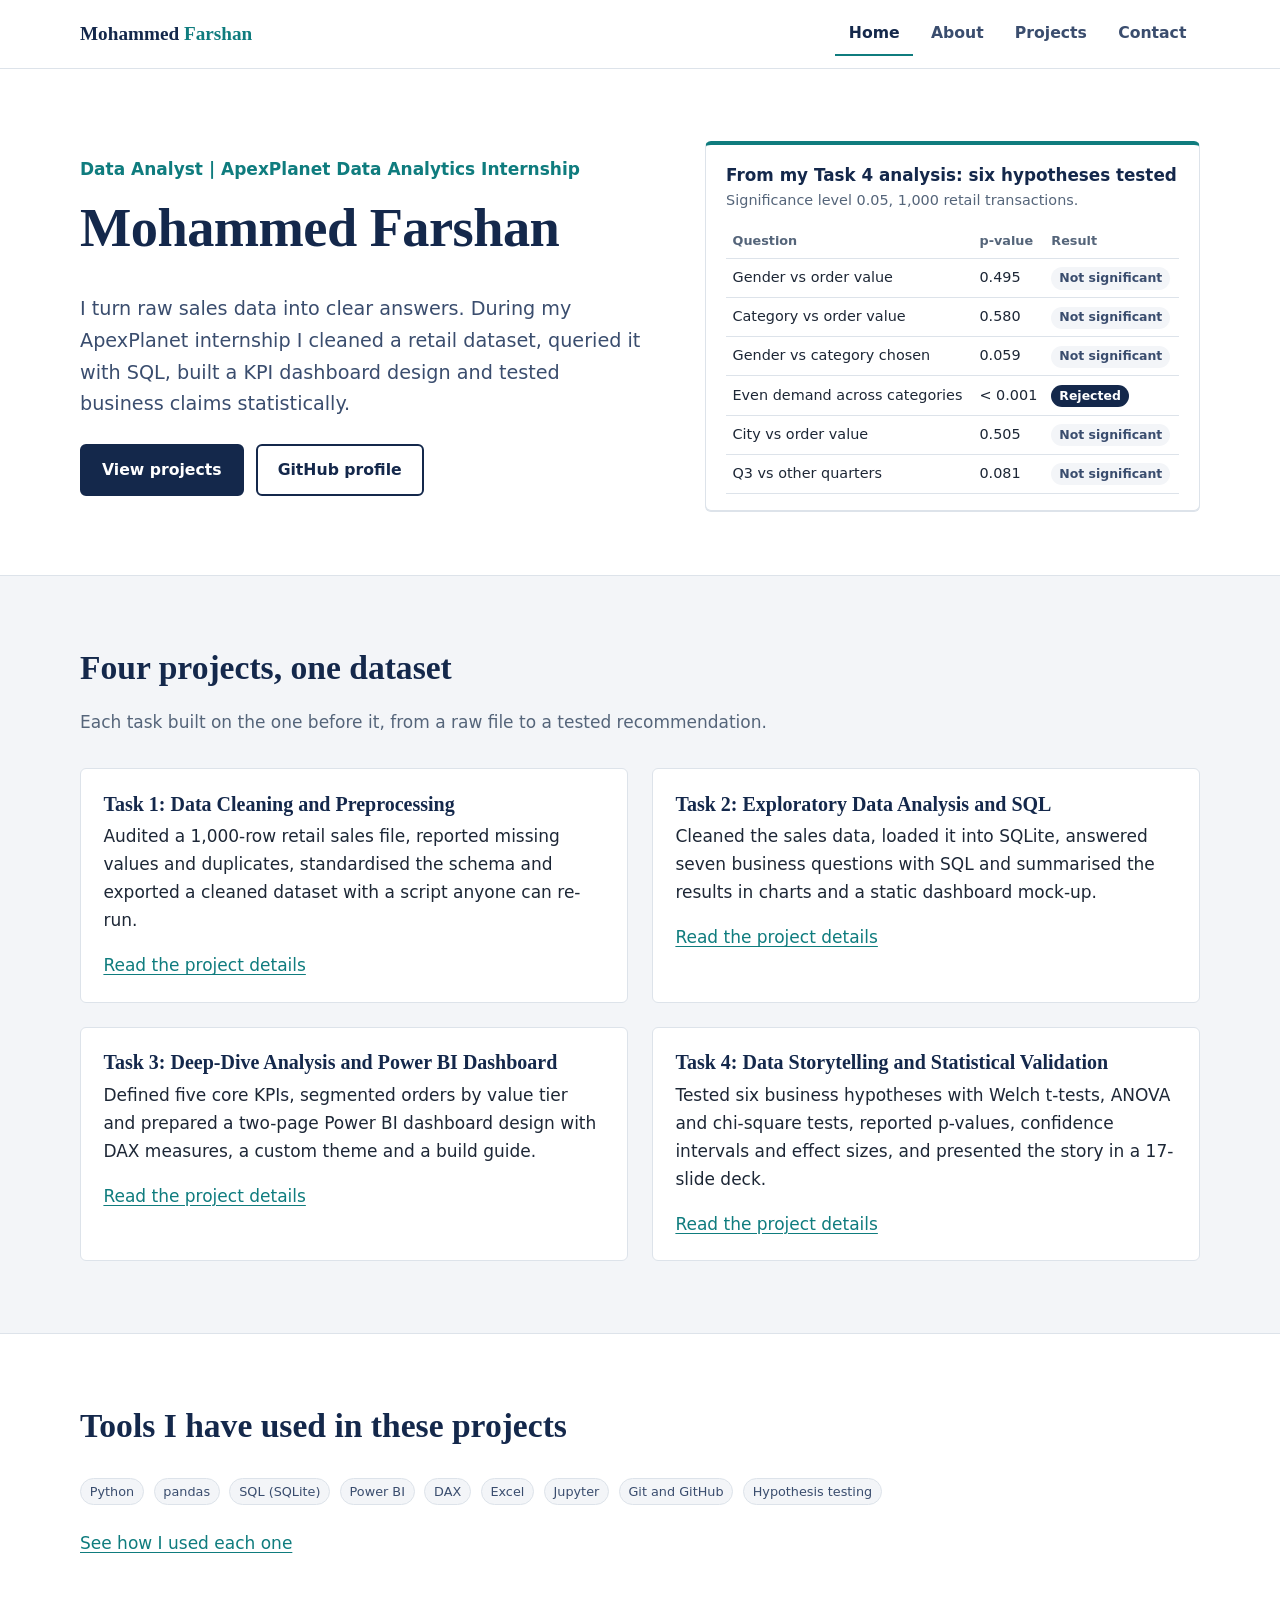
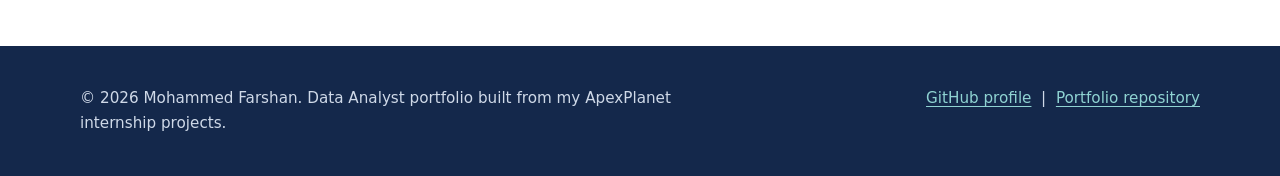
<file: Data-Analyst-Internship-Portfolio/docs/index.html>
<!DOCTYPE html>
<html lang="en">
<head>
<meta charset="utf-8">
<meta name="viewport" content="width=device-width, initial-scale=1">
<title>Mohammed Farshan | Data Analyst Portfolio</title>
<meta name="description" content="Data Analyst portfolio of Mohammed Farshan: four ApexPlanet internship projects covering data cleaning, SQL, Power BI and statistical validation.">
<meta name="author" content="Mohammed Farshan">
<link rel="icon" href="assets/icons/favicon.svg" type="image/svg+xml">
<meta property="og:type" content="website">
<meta property="og:title" content="Mohammed Farshan | Data Analyst Portfolio">
<meta property="og:description" content="Data Analyst portfolio of Mohammed Farshan: four ApexPlanet internship projects covering data cleaning, SQL, Power BI and statistical validation.">
<meta property="og:url" content="https://farshan123.github.io/Data-Analyst-Internship-Portfolio/index.html">
<meta property="og:image" content="https://farshan123.github.io/Data-Analyst-Internship-Portfolio/assets/images/og-banner.png">
<meta property="og:image:alt" content="Data Analyst Portfolio banner for Mohammed Farshan">
<meta name="twitter:card" content="summary_large_image">
<link rel="stylesheet" href="css/style.css">
</head>
<body>
<a class="skip" href="#main">Skip to main content</a>
<!-- NOTE: the header and footer are repeated in each of the four pages. If you change them, change all four. -->
<header class="site-header">
  <div class="wrap nav">
    <a class="brand" href="index.html">Mohammed <span>Farshan</span></a>
    <button class="nav-toggle" aria-expanded="false" aria-controls="nav-links">Menu</button>
    <nav aria-label="Main navigation"><ul class="nav-links" id="nav-links"><li><a href="index.html">Home</a></li><li><a href="about.html">About</a></li><li><a href="projects.html">Projects</a></li><li><a href="contact.html">Contact</a></li></ul></nav>
  </div>
</header>
<main id="main">

<section class="hero">
  <div class="wrap hero-grid">
    <div>
      <p class="role">Data Analyst | ApexPlanet Data Analytics Internship</p>
      <h1>Mohammed Farshan</h1>
      <p class="lede">I turn raw sales data into clear answers. During my ApexPlanet internship I cleaned a retail dataset, queried it with SQL, built a KPI dashboard design and tested business claims statistically.</p>
      <div class="btn-row">
        <a class="btn" href="projects.html">View projects</a>
        <a class="btn ghost" href="https://github.com/Farshan123" rel="noopener">GitHub profile</a>
      </div>
      <!-- TODO-LINKEDIN: when you have a LinkedIn URL, add: <a class="btn ghost" href="YOUR_LINKEDIN_URL" rel="noopener">LinkedIn</a> -->
      <!-- TODO-RESUME: when you have an approved resume PDF, put it in docs/assets/ and add: <a class="btn ghost" href="assets/Resume.pdf" download>Download resume</a> -->
    </div>
    <aside class="evidence" aria-labelledby="ev-title">
      <h2 id="ev-title">From my Task 4 analysis: six hypotheses tested</h2>
      <p class="small" style="margin:0">Significance level 0.05, 1,000 retail transactions.</p>
      <table>
        <thead><tr><th scope="col">Question</th><th scope="col">p-value</th><th scope="col">Result</th></tr></thead>
        <tbody>
          <tr><td>Gender vs order value</td><td class="num">0.495</td><td><span class="pill">Not significant</span></td></tr>
          <tr><td>Category vs order value</td><td class="num">0.580</td><td><span class="pill">Not significant</span></td></tr>
          <tr><td>Gender vs category chosen</td><td class="num">0.059</td><td><span class="pill">Not significant</span></td></tr>
          <tr><td>Even demand across categories</td><td class="num">&lt; 0.001</td><td><span class="pill sig">Rejected</span></td></tr>
          <tr><td>City vs order value</td><td class="num">0.505</td><td><span class="pill">Not significant</span></td></tr>
          <tr><td>Q3 vs other quarters</td><td class="num">0.081</td><td><span class="pill">Not significant</span></td></tr>
        </tbody>
      </table>
    </aside>
  </div>
</section>

<section class="band" aria-labelledby="path-h">
  <div class="wrap">
    <div class="section-head"><h2 id="path-h">Four projects, one dataset</h2>
    <p>Each task built on the one before it, from a raw file to a tested recommendation.</p></div>
    <div class="grid two">
      <article class="card"><h3>Task 1: Data Cleaning and Preprocessing</h3><p>Audited a 1,000-row retail sales file, reported missing values and duplicates, standardised the schema and exported a cleaned dataset with a script anyone can re-run.</p><p style="margin:0"><a href="projects.html#task-1">Read the project details</a></p></article>
      <article class="card"><h3>Task 2: Exploratory Data Analysis and SQL</h3><p>Cleaned the sales data, loaded it into SQLite, answered seven business questions with SQL and summarised the results in charts and a static dashboard mock-up.</p><p style="margin:0"><a href="projects.html#task-2">Read the project details</a></p></article>
      <article class="card"><h3>Task 3: Deep-Dive Analysis and Power BI Dashboard</h3><p>Defined five core KPIs, segmented orders by value tier and prepared a two-page Power BI dashboard design with DAX measures, a custom theme and a build guide.</p><p style="margin:0"><a href="projects.html#task-3">Read the project details</a></p></article>
      <article class="card"><h3>Task 4: Data Storytelling and Statistical Validation</h3><p>Tested six business hypotheses with Welch t-tests, ANOVA and chi-square tests, reported p-values, confidence intervals and effect sizes, and presented the story in a 17-slide deck.</p><p style="margin:0"><a href="projects.html#task-4">Read the project details</a></p></article>
    </div>
  </div>
</section>

<section aria-labelledby="skills-h">
  <div class="wrap">
    <div class="section-head"><h2 id="skills-h">Tools I have used in these projects</h2></div>
    <ul class="tags" style="gap:.6rem"><li>Python</li><li>pandas</li><li>SQL (SQLite)</li><li>Power BI</li><li>DAX</li><li>Excel</li><li>Jupyter</li><li>Git and GitHub</li><li>Hypothesis testing</li></ul>
    <p style="margin-top:1.5rem"><a href="about.html#skills">See how I used each one</a></p>
  </div>
</section>

</main>
<footer class="site-footer">
  <div class="wrap">
    <p>&copy; <span id="year">2026</span> Mohammed Farshan. Data Analyst portfolio built from my ApexPlanet internship projects.</p>
    <p><a href="https://github.com/Farshan123" rel="noopener">GitHub profile</a> &nbsp;|&nbsp; <a href="https://github.com/Farshan123/Data-Analyst-Internship-Portfolio" rel="noopener">Portfolio repository</a></p>
  </div>
</footer>
<button id="back-to-top" aria-label="Back to top">&uarr;</button>
<script src="js/script.js"></script>
</body>
</html>
</file>
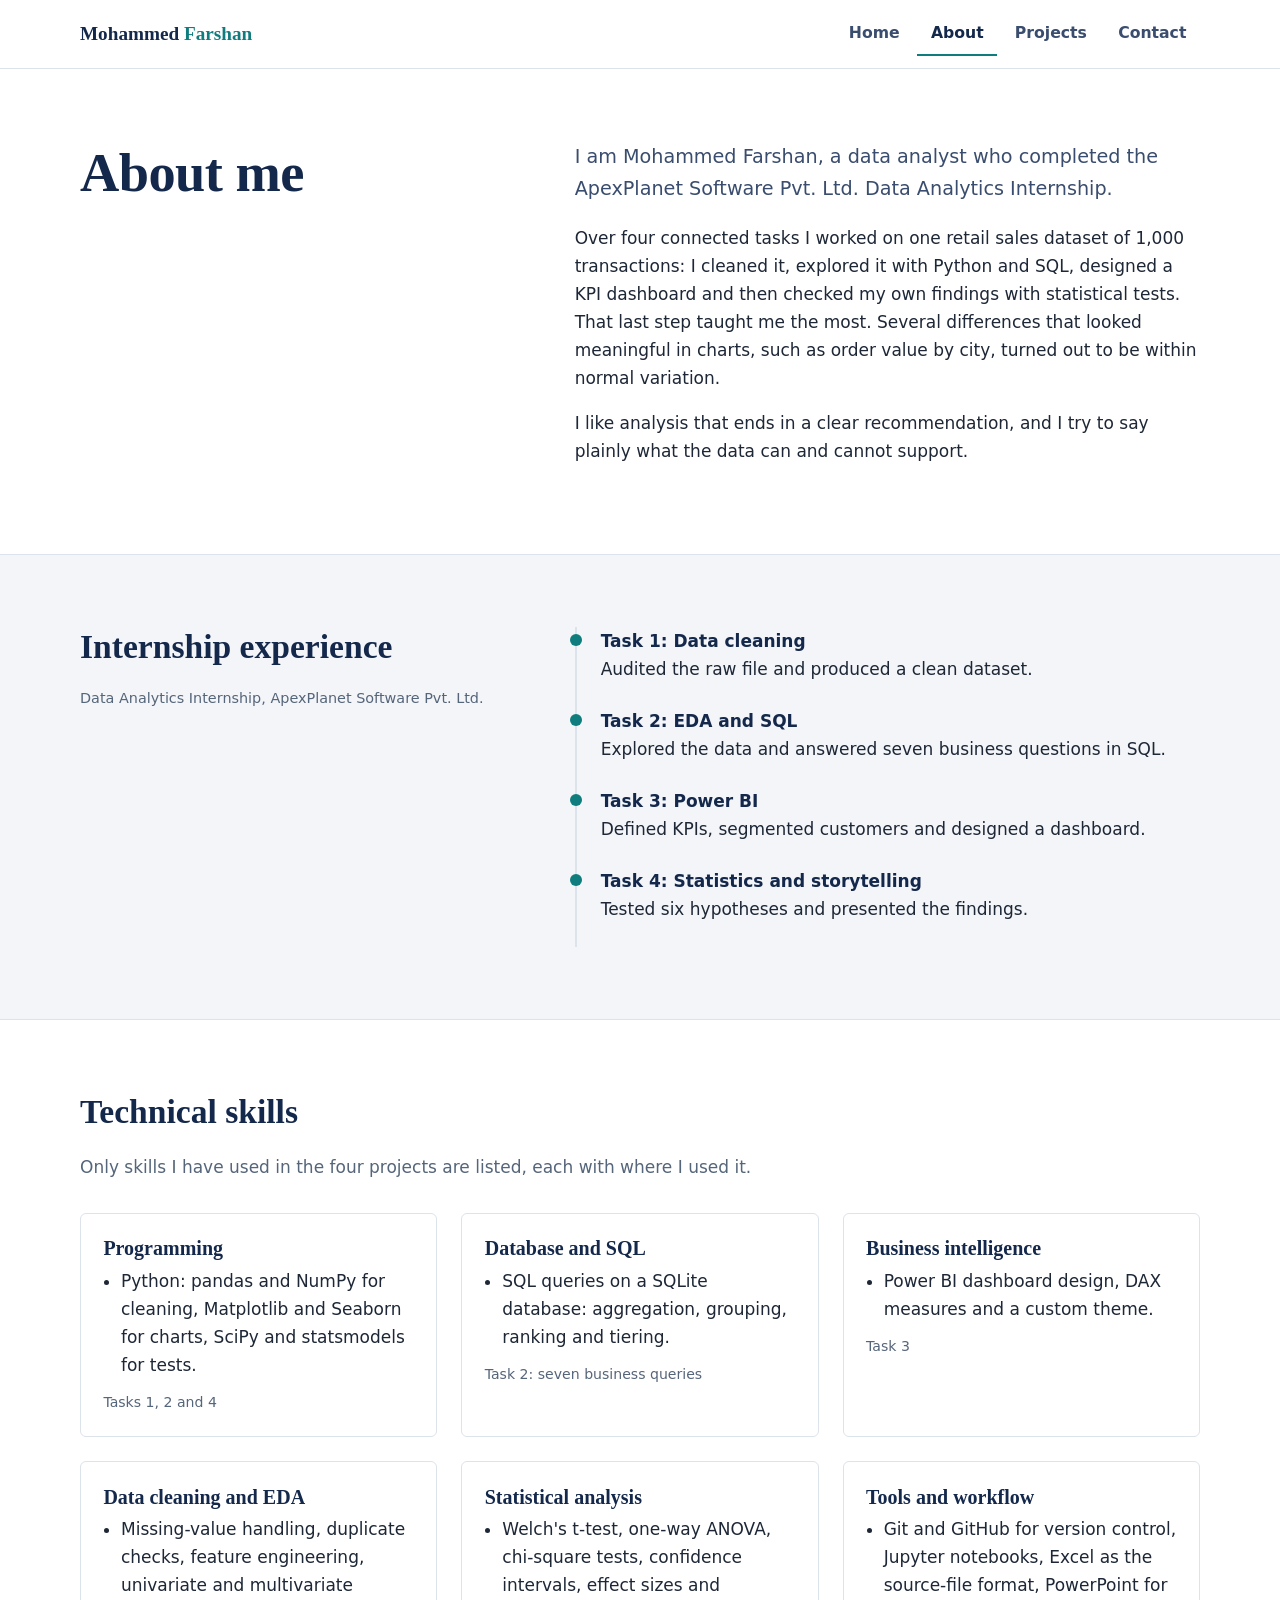
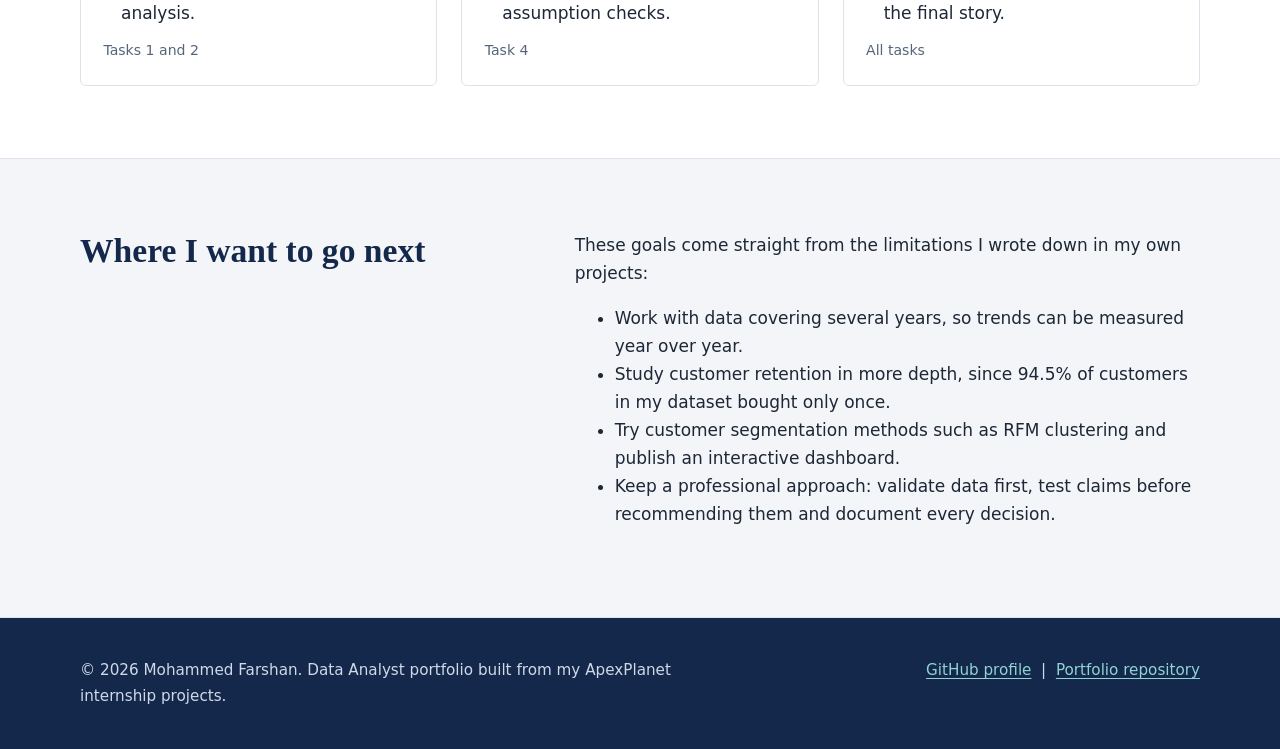
<file: Data-Analyst-Internship-Portfolio/docs/about.html>
<!DOCTYPE html>
<html lang="en">
<head>
<meta charset="utf-8">
<meta name="viewport" content="width=device-width, initial-scale=1">
<title>About Mohammed Farshan | Data Analyst</title>
<meta name="description" content="Education, internship experience and technical skills of Mohammed Farshan, a Data Analyst with ApexPlanet internship projects in Python, SQL, Power BI and statistics.">
<meta name="author" content="Mohammed Farshan">
<link rel="icon" href="assets/icons/favicon.svg" type="image/svg+xml">
<meta property="og:type" content="website">
<meta property="og:title" content="About Mohammed Farshan | Data Analyst">
<meta property="og:description" content="Education, internship experience and technical skills of Mohammed Farshan, a Data Analyst with ApexPlanet internship projects in Python, SQL, Power BI and statistics.">
<meta property="og:url" content="https://farshan123.github.io/Data-Analyst-Internship-Portfolio/about.html">
<meta property="og:image" content="https://farshan123.github.io/Data-Analyst-Internship-Portfolio/assets/images/og-banner.png">
<meta property="og:image:alt" content="Data Analyst Portfolio banner for Mohammed Farshan">
<meta name="twitter:card" content="summary_large_image">
<link rel="stylesheet" href="css/style.css">
</head>
<body>
<a class="skip" href="#main">Skip to main content</a>
<!-- NOTE: the header and footer are repeated in each of the four pages. If you change them, change all four. -->
<header class="site-header">
  <div class="wrap nav">
    <a class="brand" href="index.html">Mohammed <span>Farshan</span></a>
    <button class="nav-toggle" aria-expanded="false" aria-controls="nav-links">Menu</button>
    <nav aria-label="Main navigation"><ul class="nav-links" id="nav-links"><li><a href="index.html">Home</a></li><li><a href="about.html">About</a></li><li><a href="projects.html">Projects</a></li><li><a href="contact.html">Contact</a></li></ul></nav>
  </div>
</header>
<main id="main">

<section>
  <div class="wrap two-col">
    <div><h1>About me</h1></div>
    <div>
      <p class="lede">I am Mohammed Farshan, a data analyst who completed the ApexPlanet Software Pvt. Ltd. Data Analytics Internship.</p>
      <p>Over four connected tasks I worked on one retail sales dataset of 1,000 transactions: I cleaned it, explored it with Python and SQL, designed a KPI dashboard and then checked my own findings with statistical tests. That last step taught me the most. Several differences that looked meaningful in charts, such as order value by city, turned out to be within normal variation.</p>
      <p>I like analysis that ends in a clear recommendation, and I try to say plainly what the data can and cannot support.</p>
      <!-- TODO-EDUCATION: add an Education section here using your resume (degree, institution, years). Nothing was invented. -->
    </div>
  </div>
</section>

<section class="band" aria-labelledby="exp-h">
  <div class="wrap two-col">
    <div><h2 id="exp-h">Internship experience</h2><p class="small">Data Analytics Internship, ApexPlanet Software Pvt. Ltd.</p></div>
    <ol class="steps">
      <li><strong>Task 1: Data cleaning</strong>Audited the raw file and produced a clean dataset.</li>
      <li><strong>Task 2: EDA and SQL</strong>Explored the data and answered seven business questions in SQL.</li>
      <li><strong>Task 3: Power BI</strong>Defined KPIs, segmented customers and designed a dashboard.</li>
      <li><strong>Task 4: Statistics and storytelling</strong>Tested six hypotheses and presented the findings.</li>
    </ol>
  </div>
</section>

<section id="skills" aria-labelledby="sk-h">
  <div class="wrap">
    <div class="section-head"><h2 id="sk-h">Technical skills</h2><p>Only skills I have used in the four projects are listed, each with where I used it.</p></div>
    <div class="grid three">
      <article class="card"><h3>Programming</h3><ul><li>Python: pandas and NumPy for cleaning, Matplotlib and Seaborn for charts, SciPy and statsmodels for tests.</li></ul><p class="note">Tasks 1, 2 and 4</p></article>
      <article class="card"><h3>Database and SQL</h3><ul><li>SQL queries on a SQLite database: aggregation, grouping, ranking and tiering.</li></ul><p class="note">Task 2: seven business queries</p></article>
      <article class="card"><h3>Business intelligence</h3><ul><li>Power BI dashboard design, DAX measures and a custom theme.</li></ul><p class="note">Task 3</p></article>
      <article class="card"><h3>Data cleaning and EDA</h3><ul><li>Missing-value handling, duplicate checks, feature engineering, univariate and multivariate analysis.</li></ul><p class="note">Tasks 1 and 2</p></article>
      <article class="card"><h3>Statistical analysis</h3><ul><li>Welch's t-test, one-way ANOVA, chi-square tests, confidence intervals, effect sizes and assumption checks.</li></ul><p class="note">Task 4</p></article>
      <article class="card"><h3>Tools and workflow</h3><ul><li>Git and GitHub for version control, Jupyter notebooks, Excel as the source-file format, PowerPoint for the final story.</li></ul><p class="note">All tasks</p></article>
    </div>
  </div>
</section>

<section class="band" aria-labelledby="next-h">
  <div class="wrap two-col">
    <div><h2 id="next-h">Where I want to go next</h2></div>
    <div>
      <p>These goals come straight from the limitations I wrote down in my own projects:</p>
      <ul>
        <li>Work with data covering several years, so trends can be measured year over year.</li>
        <li>Study customer retention in more depth, since 94.5% of customers in my dataset bought only once.</li>
        <li>Try customer segmentation methods such as RFM clustering and publish an interactive dashboard.</li>
        <li>Keep a professional approach: validate data first, test claims before recommending them and document every decision.</li>
      </ul>
    </div>
  </div>
</section>

</main>
<footer class="site-footer">
  <div class="wrap">
    <p>&copy; <span id="year">2026</span> Mohammed Farshan. Data Analyst portfolio built from my ApexPlanet internship projects.</p>
    <p><a href="https://github.com/Farshan123" rel="noopener">GitHub profile</a> &nbsp;|&nbsp; <a href="https://github.com/Farshan123/Data-Analyst-Internship-Portfolio" rel="noopener">Portfolio repository</a></p>
  </div>
</footer>
<button id="back-to-top" aria-label="Back to top">&uarr;</button>
<script src="js/script.js"></script>
</body>
</html>
</file>
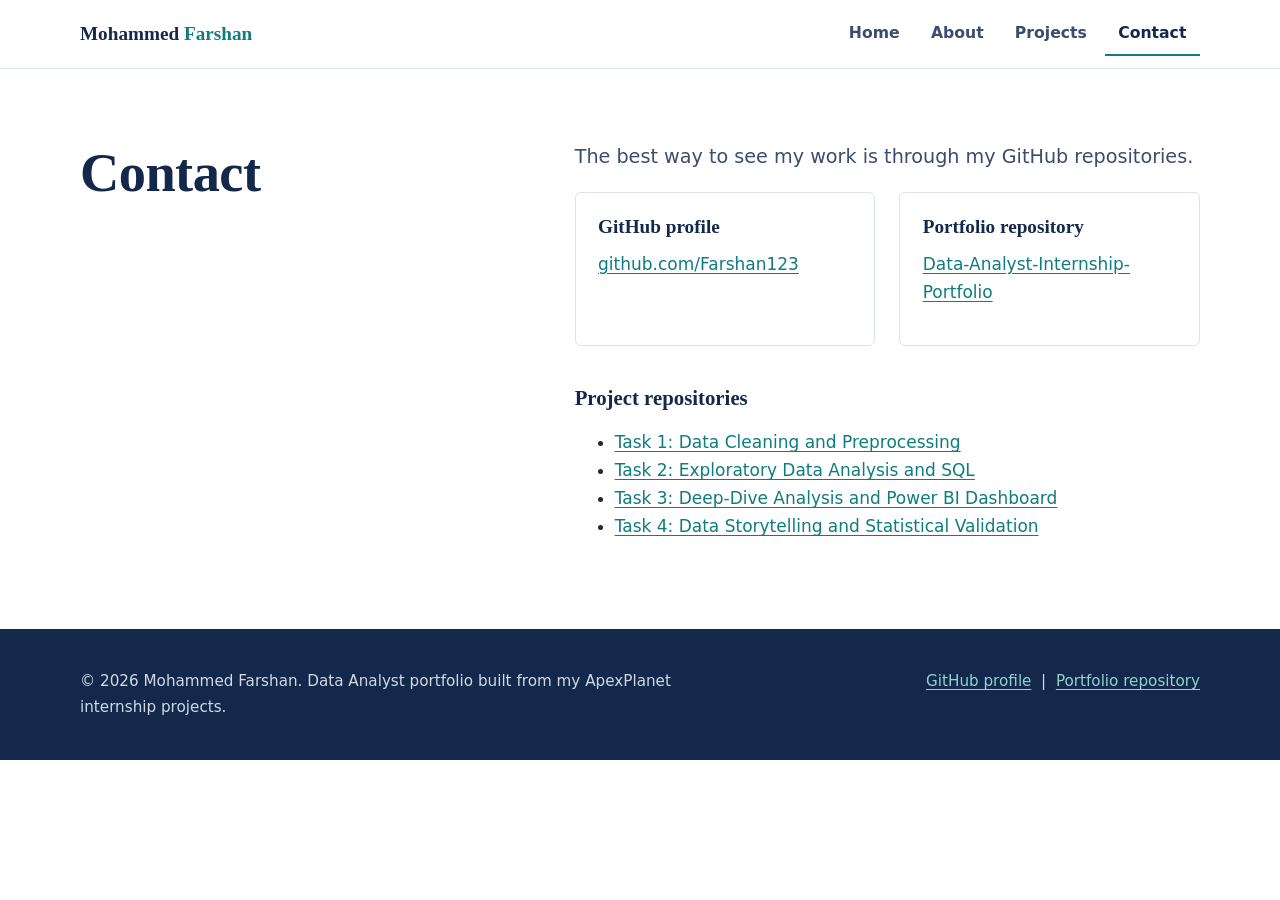
<file: Data-Analyst-Internship-Portfolio/docs/contact.html>
<!DOCTYPE html>
<html lang="en">
<head>
<meta charset="utf-8">
<meta name="viewport" content="width=device-width, initial-scale=1">
<title>Contact | Mohammed Farshan | Data Analyst</title>
<meta name="description" content="Find Mohammed Farshan's Data Analyst internship repositories on GitHub.">
<meta name="author" content="Mohammed Farshan">
<link rel="icon" href="assets/icons/favicon.svg" type="image/svg+xml">
<meta property="og:type" content="website">
<meta property="og:title" content="Contact | Mohammed Farshan | Data Analyst">
<meta property="og:description" content="Find Mohammed Farshan's Data Analyst internship repositories on GitHub.">
<meta property="og:url" content="https://farshan123.github.io/Data-Analyst-Internship-Portfolio/contact.html">
<meta property="og:image" content="https://farshan123.github.io/Data-Analyst-Internship-Portfolio/assets/images/og-banner.png">
<meta property="og:image:alt" content="Data Analyst Portfolio banner for Mohammed Farshan">
<meta name="twitter:card" content="summary_large_image">
<link rel="stylesheet" href="css/style.css">
</head>
<body>
<a class="skip" href="#main">Skip to main content</a>
<!-- NOTE: the header and footer are repeated in each of the four pages. If you change them, change all four. -->
<header class="site-header">
  <div class="wrap nav">
    <a class="brand" href="index.html">Mohammed <span>Farshan</span></a>
    <button class="nav-toggle" aria-expanded="false" aria-controls="nav-links">Menu</button>
    <nav aria-label="Main navigation"><ul class="nav-links" id="nav-links"><li><a href="index.html">Home</a></li><li><a href="about.html">About</a></li><li><a href="projects.html">Projects</a></li><li><a href="contact.html">Contact</a></li></ul></nav>
  </div>
</header>
<main id="main">

<section>
  <div class="wrap two-col">
    <div><h1>Contact</h1></div>
    <div>
      <p class="lede">The best way to see my work is through my GitHub repositories.</p>
      <div class="grid two">
        <article class="card"><h2 style="font-size:1.2rem">GitHub profile</h2><p><a href="https://github.com/Farshan123" rel="noopener">github.com/Farshan123</a></p></article>
        <article class="card"><h2 style="font-size:1.2rem">Portfolio repository</h2><p><a href="https://github.com/Farshan123/Data-Analyst-Internship-Portfolio" rel="noopener">Data-Analyst-Internship-Portfolio</a></p></article>
      </div>
      <!-- TODO-EMAIL: add a card with: <a href="mailto:YOUR_EMAIL">YOUR_EMAIL</a> -->
      <!-- TODO-LINKEDIN: add a card with: <a href="YOUR_LINKEDIN_URL" rel="noopener">LinkedIn profile</a> -->
      <h2 style="margin-top:2.5rem;font-size:1.3rem">Project repositories</h2>
      <ul>
        <li><a href="https://github.com/Farshan123/Apexplanet-Task-1" rel="noopener">Task 1: Data Cleaning and Preprocessing</a></li>
        <li><a href="https://github.com/Farshan123/Apexplanet-Task-2" rel="noopener">Task 2: Exploratory Data Analysis and SQL</a></li>
        <li><a href="https://github.com/Farshan123/Apexplanet-Task-3" rel="noopener">Task 3: Deep-Dive Analysis and Power BI Dashboard</a></li>
        <li><a href="https://github.com/Farshan123/Apexplanet-task-4" rel="noopener">Task 4: Data Storytelling and Statistical Validation</a></li>
      </ul>
    </div>
  </div>
</section>

</main>
<footer class="site-footer">
  <div class="wrap">
    <p>&copy; <span id="year">2026</span> Mohammed Farshan. Data Analyst portfolio built from my ApexPlanet internship projects.</p>
    <p><a href="https://github.com/Farshan123" rel="noopener">GitHub profile</a> &nbsp;|&nbsp; <a href="https://github.com/Farshan123/Data-Analyst-Internship-Portfolio" rel="noopener">Portfolio repository</a></p>
  </div>
</footer>
<button id="back-to-top" aria-label="Back to top">&uarr;</button>
<script src="js/script.js"></script>
</body>
</html>
</file>
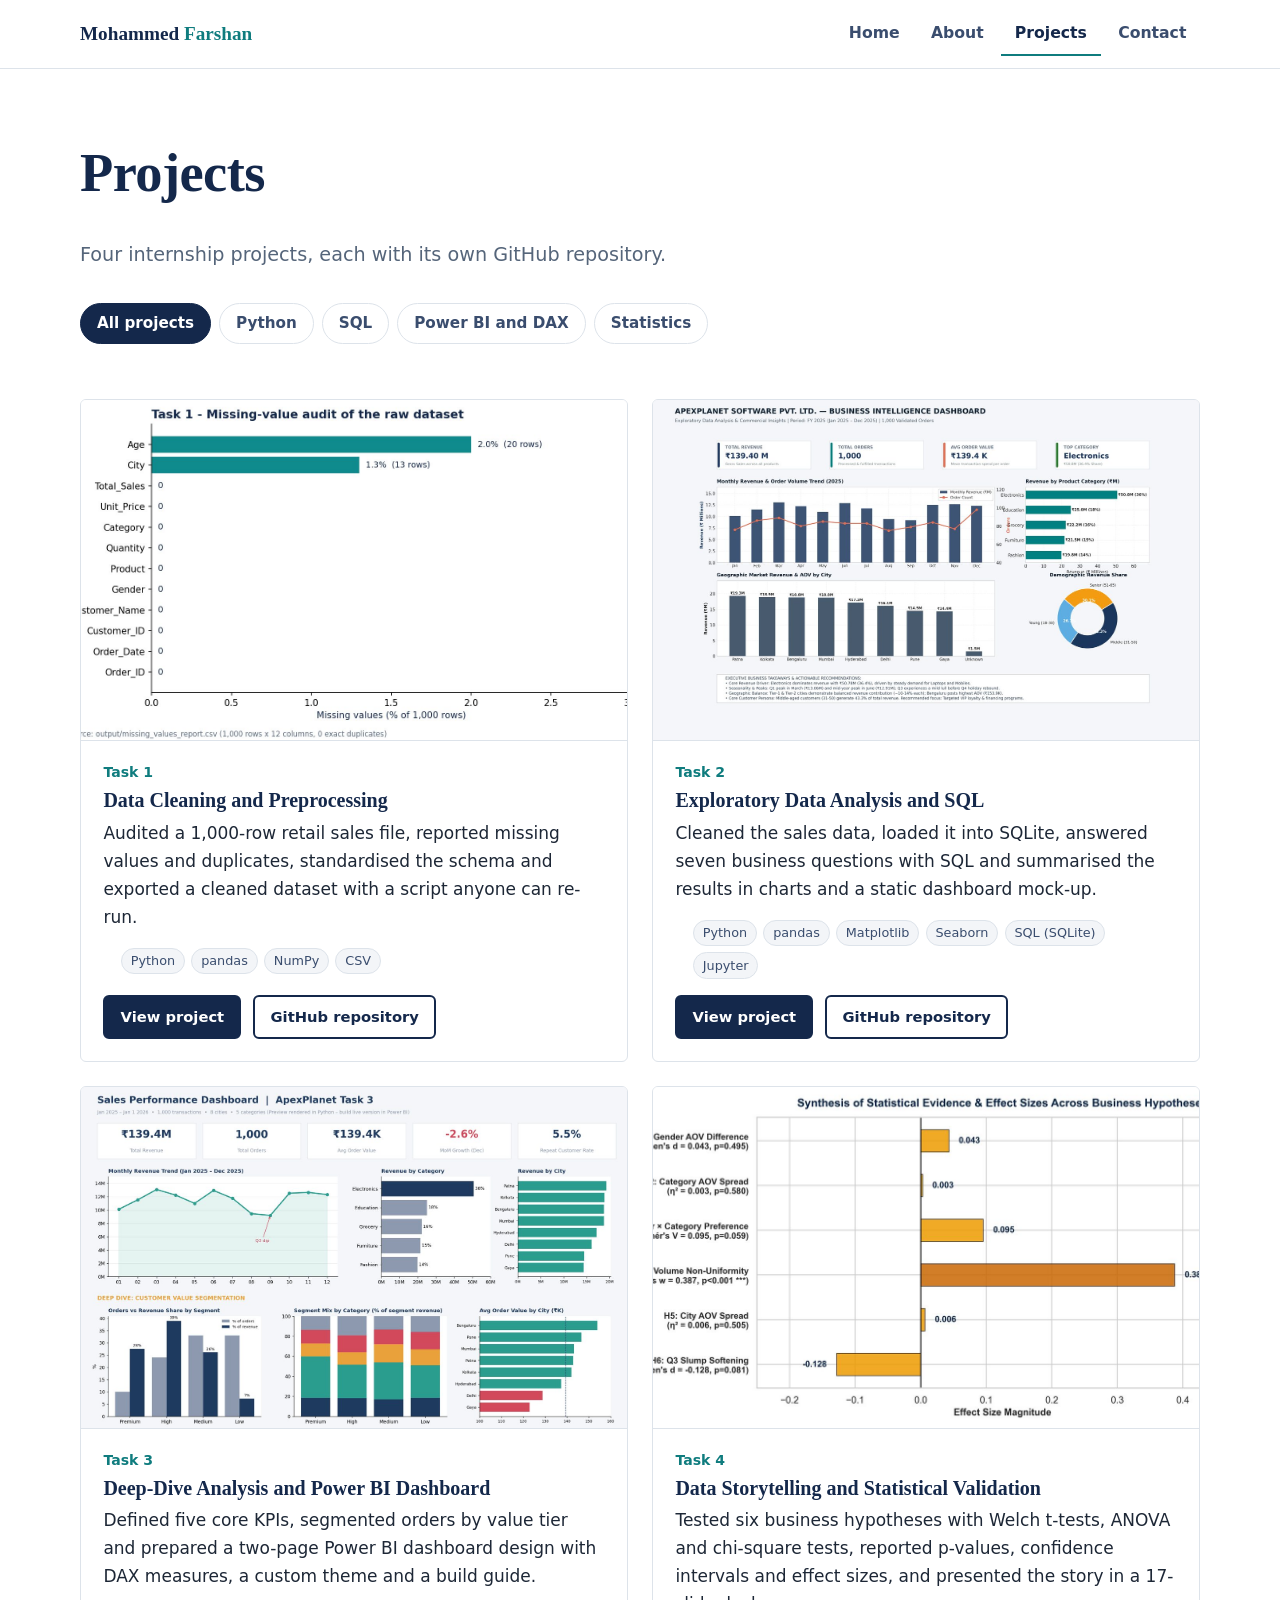
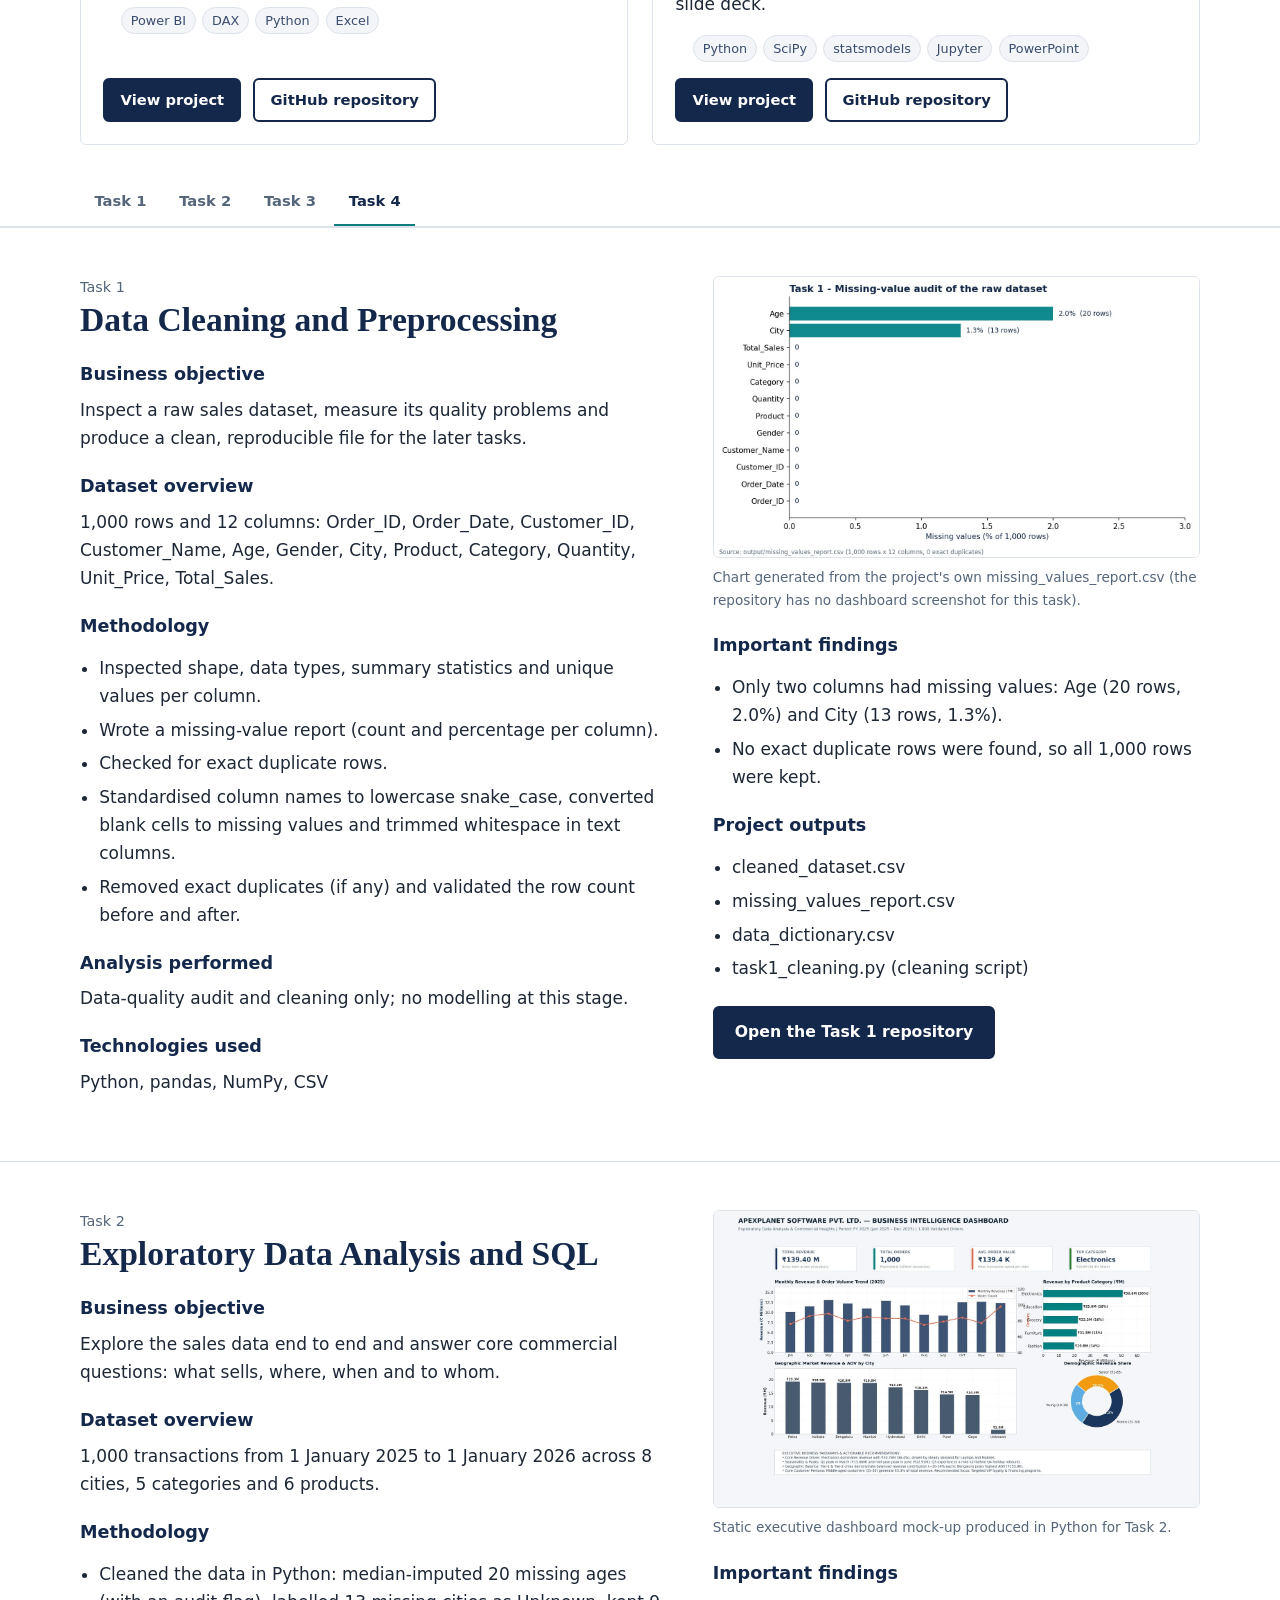
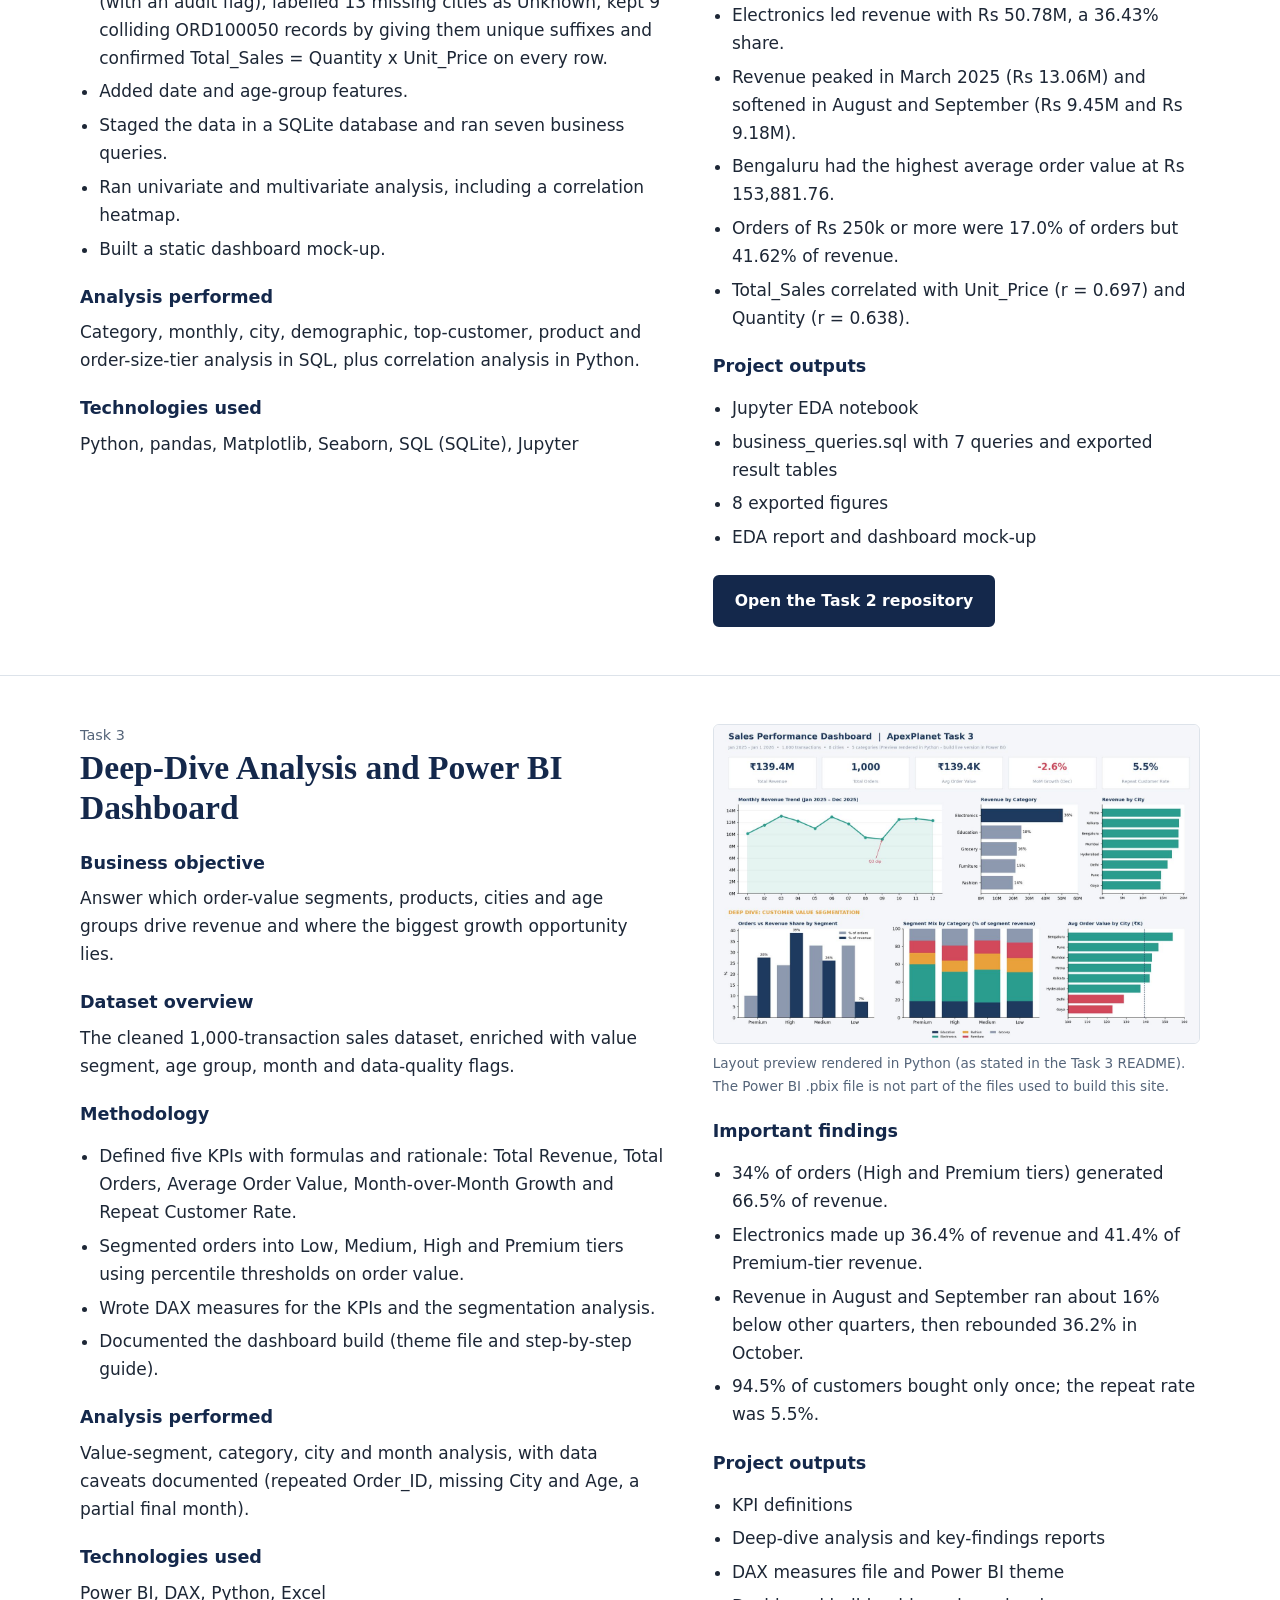
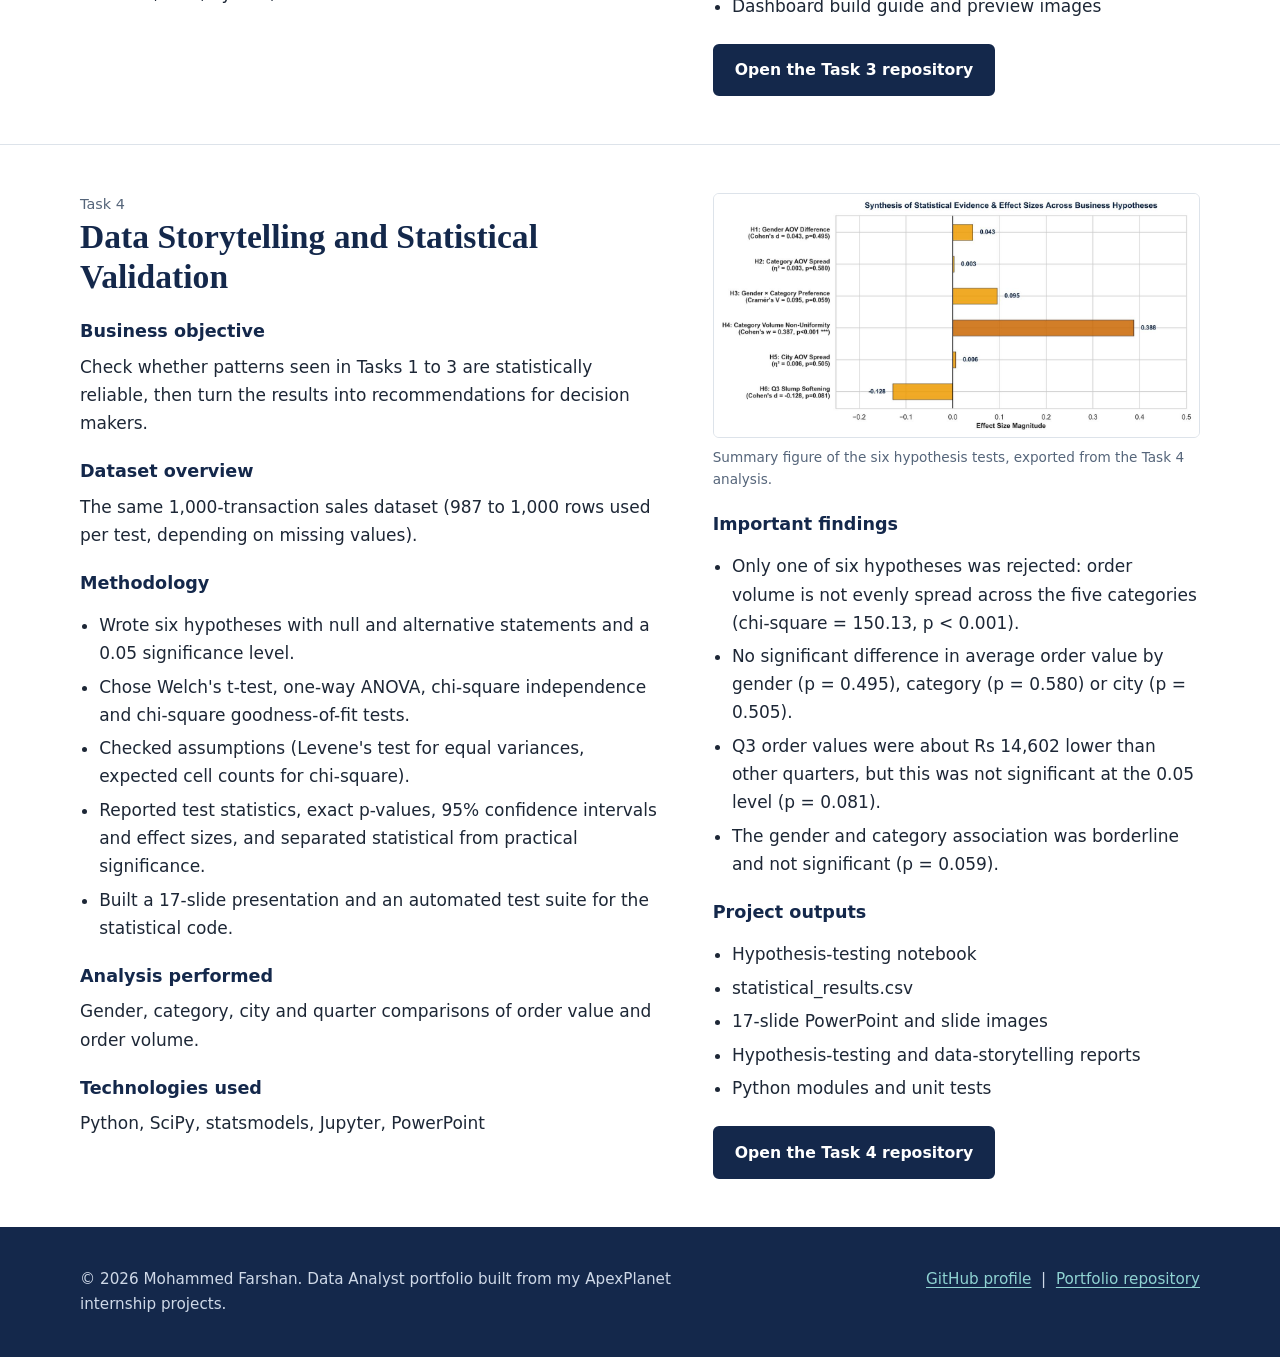
<file: Data-Analyst-Internship-Portfolio/docs/projects.html>
<!DOCTYPE html>
<html lang="en">
<head>
<meta charset="utf-8">
<meta name="viewport" content="width=device-width, initial-scale=1">
<title>Projects | Mohammed Farshan | Data Analyst</title>
<meta name="description" content="Four Data Analyst internship projects: data cleaning, EDA with SQL, Power BI dashboard design and statistical validation, with findings and GitHub links.">
<meta name="author" content="Mohammed Farshan">
<link rel="icon" href="assets/icons/favicon.svg" type="image/svg+xml">
<meta property="og:type" content="website">
<meta property="og:title" content="Projects | Mohammed Farshan | Data Analyst">
<meta property="og:description" content="Four Data Analyst internship projects: data cleaning, EDA with SQL, Power BI dashboard design and statistical validation, with findings and GitHub links.">
<meta property="og:url" content="https://farshan123.github.io/Data-Analyst-Internship-Portfolio/projects.html">
<meta property="og:image" content="https://farshan123.github.io/Data-Analyst-Internship-Portfolio/assets/images/og-banner.png">
<meta property="og:image:alt" content="Data Analyst Portfolio banner for Mohammed Farshan">
<meta name="twitter:card" content="summary_large_image">
<link rel="stylesheet" href="css/style.css">
</head>
<body>
<a class="skip" href="#main">Skip to main content</a>
<!-- NOTE: the header and footer are repeated in each of the four pages. If you change them, change all four. -->
<header class="site-header">
  <div class="wrap nav">
    <a class="brand" href="index.html">Mohammed <span>Farshan</span></a>
    <button class="nav-toggle" aria-expanded="false" aria-controls="nav-links">Menu</button>
    <nav aria-label="Main navigation"><ul class="nav-links" id="nav-links"><li><a href="index.html">Home</a></li><li><a href="about.html">About</a></li><li><a href="projects.html">Projects</a></li><li><a href="contact.html">Contact</a></li></ul></nav>
  </div>
</header>
<main id="main">

<section style="padding-bottom:2rem">
  <div class="wrap">
    <div class="section-head"><h1>Projects</h1><p class="lede">Four internship projects, each with its own GitHub repository.</p></div>
    <div class="filters" role="group" aria-label="Filter projects by tool">
      <button type="button" data-filter="all" aria-pressed="true">All projects</button>
      <button type="button" data-filter="python" aria-pressed="false">Python</button>
      <button type="button" data-filter="sql" aria-pressed="false">SQL</button>
      <button type="button" data-filter="powerbi" aria-pressed="false">Power BI and DAX</button>
      <button type="button" data-filter="statistics" aria-pressed="false">Statistics</button>
    </div>
    <p class="filter-status" id="filter-status" role="status" aria-live="polite"></p>
    <div class="grid two">
      <article class="card project-card" data-tags="python data-cleaning">
        <img src="assets/images/task-1-missing-values-audit.jpg" alt="Horizontal bar chart of missing values by column in the raw sales dataset: Age is missing 2.0 percent of rows and City 1.3 percent; all other columns are complete." width="1400" height="800" loading="eager">
        <div class="body">
          <p class="task">Task 1</p>
          <h3>Data Cleaning and Preprocessing</h3>
          <p>Audited a 1,000-row retail sales file, reported missing values and duplicates, standardised the schema and exported a cleaned dataset with a script anyone can re-run.</p>
          <ul class="tags" aria-label="Tools used"><li>Python</li><li>pandas</li><li>NumPy</li><li>CSV</li></ul>
          <div class="btn-row">
            <a class="btn sm" href="#task-1">View project</a>
            <a class="btn sm ghost" href="https://github.com/Farshan123/Apexplanet-Task-1" rel="noopener" aria-label="Task 1 GitHub repository (opens GitHub)">GitHub repository</a>
          </div>
        </div>
      </article>
      <article class="card project-card" data-tags="python sql">
        <img src="assets/images/task-2-dashboard-mockup.jpg" alt="Executive sales dashboard mock-up showing headline revenue, order count and average order value cards with monthly revenue, category and demographic charts." width="1400" height="800" loading="lazy">
        <div class="body">
          <p class="task">Task 2</p>
          <h3>Exploratory Data Analysis and SQL</h3>
          <p>Cleaned the sales data, loaded it into SQLite, answered seven business questions with SQL and summarised the results in charts and a static dashboard mock-up.</p>
          <ul class="tags" aria-label="Tools used"><li>Python</li><li>pandas</li><li>Matplotlib</li><li>Seaborn</li><li>SQL (SQLite)</li><li>Jupyter</li></ul>
          <div class="btn-row">
            <a class="btn sm" href="#task-2">View project</a>
            <a class="btn sm ghost" href="https://github.com/Farshan123/Apexplanet-Task-2" rel="noopener" aria-label="Task 2 GitHub repository (opens GitHub)">GitHub repository</a>
          </div>
        </div>
      </article>
      <article class="card project-card" data-tags="powerbi python">
        <img src="assets/images/task-3-dashboard-preview.jpg" alt="Sales performance dashboard preview with five KPI cards, a monthly revenue line chart, revenue by category and city, and customer value segmentation charts." width="1400" height="800" loading="lazy">
        <div class="body">
          <p class="task">Task 3</p>
          <h3>Deep-Dive Analysis and Power BI Dashboard</h3>
          <p>Defined five core KPIs, segmented orders by value tier and prepared a two-page Power BI dashboard design with DAX measures, a custom theme and a build guide.</p>
          <ul class="tags" aria-label="Tools used"><li>Power BI</li><li>DAX</li><li>Python</li><li>Excel</li></ul>
          <div class="btn-row">
            <a class="btn sm" href="#task-3">View project</a>
            <a class="btn sm ghost" href="https://github.com/Farshan123/Apexplanet-Task-3" rel="noopener" aria-label="Task 3 GitHub repository (opens GitHub)">GitHub repository</a>
          </div>
        </div>
      </article>
      <article class="card project-card" data-tags="python statistics">
        <img src="assets/images/task-4-statistical-summary.jpg" alt="Forest plot summarising the effect sizes and significance of the six hypothesis tests from the statistical validation project." width="1400" height="800" loading="lazy">
        <div class="body">
          <p class="task">Task 4</p>
          <h3>Data Storytelling and Statistical Validation</h3>
          <p>Tested six business hypotheses with Welch t-tests, ANOVA and chi-square tests, reported p-values, confidence intervals and effect sizes, and presented the story in a 17-slide deck.</p>
          <ul class="tags" aria-label="Tools used"><li>Python</li><li>SciPy</li><li>statsmodels</li><li>Jupyter</li><li>PowerPoint</li></ul>
          <div class="btn-row">
            <a class="btn sm" href="#task-4">View project</a>
            <a class="btn sm ghost" href="https://github.com/Farshan123/Apexplanet-task-4" rel="noopener" aria-label="Task 4 GitHub repository (opens GitHub)">GitHub repository</a>
          </div>
        </div>
      </article>
    </div>
  </div>
</section>

<nav class="subnav" aria-label="Project details"><div class="wrap"><ul><li><a href="#task-1">Task 1</a></li><li><a href="#task-2">Task 2</a></li><li><a href="#task-3">Task 3</a></li><li><a href="#task-4">Task 4</a></li></ul></div></nav>

<section class="detail" id="task-1" data-tags="python data-cleaning" aria-labelledby="task-1-h">
  <div class="wrap detail-grid">
    <div>
      <p class="small" style="margin:0">Task 1</p>
      <h2 id="task-1-h">Data Cleaning and Preprocessing</h2>
      <h3>Business objective</h3><p>Inspect a raw sales dataset, measure its quality problems and produce a clean, reproducible file for the later tasks.</p>
      <h3>Dataset overview</h3><p>1,000 rows and 12 columns: Order_ID, Order_Date, Customer_ID, Customer_Name, Age, Gender, City, Product, Category, Quantity, Unit_Price, Total_Sales.</p>
      <h3>Methodology</h3><ul><li>Inspected shape, data types, summary statistics and unique values per column.</li><li>Wrote a missing-value report (count and percentage per column).</li><li>Checked for exact duplicate rows.</li><li>Standardised column names to lowercase snake_case, converted blank cells to missing values and trimmed whitespace in text columns.</li><li>Removed exact duplicates (if any) and validated the row count before and after.</li></ul>
      <h3>Analysis performed</h3><p>Data-quality audit and cleaning only; no modelling at this stage.</p>
      <h3>Technologies used</h3><p>Python, pandas, NumPy, CSV</p>
    </div>
    <div>
      <figure><img src="assets/images/task-1-missing-values-audit.jpg" alt="Horizontal bar chart of missing values by column in the raw sales dataset: Age is missing 2.0 percent of rows and City 1.3 percent; all other columns are complete." width="1400" height="800" loading="lazy"><figcaption>Chart generated from the project's own missing_values_report.csv (the repository has no dashboard screenshot for this task).</figcaption></figure>
      <h3>Important findings</h3><ul><li>Only two columns had missing values: Age (20 rows, 2.0%) and City (13 rows, 1.3%).</li><li>No exact duplicate rows were found, so all 1,000 rows were kept.</li></ul>
      <h3>Project outputs</h3><ul><li>cleaned_dataset.csv</li><li>missing_values_report.csv</li><li>data_dictionary.csv</li><li>task1_cleaning.py (cleaning script)</li></ul>
      <div class="btn-row"><a class="btn" href="https://github.com/Farshan123/Apexplanet-Task-1" rel="noopener">Open the Task 1 repository</a></div>
    </div>
  </div>
</section>
<section class="detail" id="task-2" data-tags="python sql" aria-labelledby="task-2-h">
  <div class="wrap detail-grid">
    <div>
      <p class="small" style="margin:0">Task 2</p>
      <h2 id="task-2-h">Exploratory Data Analysis and SQL</h2>
      <h3>Business objective</h3><p>Explore the sales data end to end and answer core commercial questions: what sells, where, when and to whom.</p>
      <h3>Dataset overview</h3><p>1,000 transactions from 1 January 2025 to 1 January 2026 across 8 cities, 5 categories and 6 products.</p>
      <h3>Methodology</h3><ul><li>Cleaned the data in Python: median-imputed 20 missing ages (with an audit flag), labelled 13 missing cities as Unknown, kept 9 colliding ORD100050 records by giving them unique suffixes and confirmed Total_Sales = Quantity x Unit_Price on every row.</li><li>Added date and age-group features.</li><li>Staged the data in a SQLite database and ran seven business queries.</li><li>Ran univariate and multivariate analysis, including a correlation heatmap.</li><li>Built a static dashboard mock-up.</li></ul>
      <h3>Analysis performed</h3><p>Category, monthly, city, demographic, top-customer, product and order-size-tier analysis in SQL, plus correlation analysis in Python.</p>
      <h3>Technologies used</h3><p>Python, pandas, Matplotlib, Seaborn, SQL (SQLite), Jupyter</p>
    </div>
    <div>
      <figure><img src="assets/images/task-2-dashboard-mockup.jpg" alt="Executive sales dashboard mock-up showing headline revenue, order count and average order value cards with monthly revenue, category and demographic charts." width="1400" height="800" loading="lazy"><figcaption>Static executive dashboard mock-up produced in Python for Task 2.</figcaption></figure>
      <h3>Important findings</h3><ul><li>Electronics led revenue with Rs 50.78M, a 36.43% share.</li><li>Revenue peaked in March 2025 (Rs 13.06M) and softened in August and September (Rs 9.45M and Rs 9.18M).</li><li>Bengaluru had the highest average order value at Rs 153,881.76.</li><li>Orders of Rs 250k or more were 17.0% of orders but 41.62% of revenue.</li><li>Total_Sales correlated with Unit_Price (r = 0.697) and Quantity (r = 0.638).</li></ul>
      <h3>Project outputs</h3><ul><li>Jupyter EDA notebook</li><li>business_queries.sql with 7 queries and exported result tables</li><li>8 exported figures</li><li>EDA report and dashboard mock-up</li></ul>
      <div class="btn-row"><a class="btn" href="https://github.com/Farshan123/Apexplanet-Task-2" rel="noopener">Open the Task 2 repository</a></div>
    </div>
  </div>
</section>
<section class="detail" id="task-3" data-tags="powerbi python" aria-labelledby="task-3-h">
  <div class="wrap detail-grid">
    <div>
      <p class="small" style="margin:0">Task 3</p>
      <h2 id="task-3-h">Deep-Dive Analysis and Power BI Dashboard</h2>
      <h3>Business objective</h3><p>Answer which order-value segments, products, cities and age groups drive revenue and where the biggest growth opportunity lies.</p>
      <h3>Dataset overview</h3><p>The cleaned 1,000-transaction sales dataset, enriched with value segment, age group, month and data-quality flags.</p>
      <h3>Methodology</h3><ul><li>Defined five KPIs with formulas and rationale: Total Revenue, Total Orders, Average Order Value, Month-over-Month Growth and Repeat Customer Rate.</li><li>Segmented orders into Low, Medium, High and Premium tiers using percentile thresholds on order value.</li><li>Wrote DAX measures for the KPIs and the segmentation analysis.</li><li>Documented the dashboard build (theme file and step-by-step guide).</li></ul>
      <h3>Analysis performed</h3><p>Value-segment, category, city and month analysis, with data caveats documented (repeated Order_ID, missing City and Age, a partial final month).</p>
      <h3>Technologies used</h3><p>Power BI, DAX, Python, Excel</p>
    </div>
    <div>
      <figure><img src="assets/images/task-3-dashboard-preview.jpg" alt="Sales performance dashboard preview with five KPI cards, a monthly revenue line chart, revenue by category and city, and customer value segmentation charts." width="1400" height="800" loading="lazy"><figcaption>Layout preview rendered in Python (as stated in the Task 3 README). The Power BI .pbix file is not part of the files used to build this site.</figcaption></figure>
      <h3>Important findings</h3><ul><li>34% of orders (High and Premium tiers) generated 66.5% of revenue.</li><li>Electronics made up 36.4% of revenue and 41.4% of Premium-tier revenue.</li><li>Revenue in August and September ran about 16% below other quarters, then rebounded 36.2% in October.</li><li>94.5% of customers bought only once; the repeat rate was 5.5%.</li></ul>
      <h3>Project outputs</h3><ul><li>KPI definitions</li><li>Deep-dive analysis and key-findings reports</li><li>DAX measures file and Power BI theme</li><li>Dashboard build guide and preview images</li></ul>
      <div class="btn-row"><a class="btn" href="https://github.com/Farshan123/Apexplanet-Task-3" rel="noopener">Open the Task 3 repository</a></div>
    </div>
  </div>
</section>
<section class="detail" id="task-4" data-tags="python statistics" aria-labelledby="task-4-h">
  <div class="wrap detail-grid">
    <div>
      <p class="small" style="margin:0">Task 4</p>
      <h2 id="task-4-h">Data Storytelling and Statistical Validation</h2>
      <h3>Business objective</h3><p>Check whether patterns seen in Tasks 1 to 3 are statistically reliable, then turn the results into recommendations for decision makers.</p>
      <h3>Dataset overview</h3><p>The same 1,000-transaction sales dataset (987 to 1,000 rows used per test, depending on missing values).</p>
      <h3>Methodology</h3><ul><li>Wrote six hypotheses with null and alternative statements and a 0.05 significance level.</li><li>Chose Welch's t-test, one-way ANOVA, chi-square independence and chi-square goodness-of-fit tests.</li><li>Checked assumptions (Levene's test for equal variances, expected cell counts for chi-square).</li><li>Reported test statistics, exact p-values, 95% confidence intervals and effect sizes, and separated statistical from practical significance.</li><li>Built a 17-slide presentation and an automated test suite for the statistical code.</li></ul>
      <h3>Analysis performed</h3><p>Gender, category, city and quarter comparisons of order value and order volume.</p>
      <h3>Technologies used</h3><p>Python, SciPy, statsmodels, Jupyter, PowerPoint</p>
    </div>
    <div>
      <figure><img src="assets/images/task-4-statistical-summary.jpg" alt="Forest plot summarising the effect sizes and significance of the six hypothesis tests from the statistical validation project." width="1400" height="800" loading="lazy"><figcaption>Summary figure of the six hypothesis tests, exported from the Task 4 analysis.</figcaption></figure>
      <h3>Important findings</h3><ul><li>Only one of six hypotheses was rejected: order volume is not evenly spread across the five categories (chi-square = 150.13, p &lt; 0.001).</li><li>No significant difference in average order value by gender (p = 0.495), category (p = 0.580) or city (p = 0.505).</li><li>Q3 order values were about Rs 14,602 lower than other quarters, but this was not significant at the 0.05 level (p = 0.081).</li><li>The gender and category association was borderline and not significant (p = 0.059).</li></ul>
      <h3>Project outputs</h3><ul><li>Hypothesis-testing notebook</li><li>statistical_results.csv</li><li>17-slide PowerPoint and slide images</li><li>Hypothesis-testing and data-storytelling reports</li><li>Python modules and unit tests</li></ul>
      <div class="btn-row"><a class="btn" href="https://github.com/Farshan123/Apexplanet-task-4" rel="noopener">Open the Task 4 repository</a></div>
    </div>
  </div>
</section>

</main>
<footer class="site-footer">
  <div class="wrap">
    <p>&copy; <span id="year">2026</span> Mohammed Farshan. Data Analyst portfolio built from my ApexPlanet internship projects.</p>
    <p><a href="https://github.com/Farshan123" rel="noopener">GitHub profile</a> &nbsp;|&nbsp; <a href="https://github.com/Farshan123/Data-Analyst-Internship-Portfolio" rel="noopener">Portfolio repository</a></p>
  </div>
</footer>
<button id="back-to-top" aria-label="Back to top">&uarr;</button>
<script src="js/script.js"></script>
</body>
</html>
</file>
<file: Data-Analyst-Internship-Portfolio/docs/css/style.css>
/* ==========================================================
   Data Analyst Portfolio - Mohammed Farshan
   Colours are defined once below; change them here only.
   ========================================================== */
:root {
  --navy: #14284b;
  --navy-soft: #3a4d6e;
  --teal: #0f7c7e;
  --teal-bright: #2bb3b1;
  --ink: #1d2736;
  --muted: #55657a;
  --line: #dde3ea;
  --gray: #f3f5f8;
  --white: #fff;
  --radius: 6px;
  --serif: "Iowan Old Style", "Palatino Linotype", Palatino, Georgia, serif;
  --sans: system-ui, -apple-system, "Segoe UI", Roboto, "Helvetica Neue", Arial, sans-serif;
  --wrap: 1120px;
}
*, *::before, *::after { box-sizing: border-box; }
html { scroll-behavior: smooth; scroll-padding-top: 84px; }
body { margin: 0; font-family: var(--sans); font-size: 1.0625rem; line-height: 1.65; color: var(--ink); background: var(--white); -webkit-text-size-adjust: 100%; }
img { max-width: 100%; height: auto; display: block; }
a { color: var(--teal); text-underline-offset: 3px; }
a:hover { color: var(--navy); }
:focus-visible { outline: 3px solid var(--teal-bright); outline-offset: 2px; border-radius: 3px; }
.wrap { width: min(100% - 2.5rem, var(--wrap)); margin-inline: auto; }
.skip { position: absolute; left: -999px; top: 0; background: var(--navy); color: #fff; padding: .6rem 1rem; z-index: 100; }
.skip:focus { left: 0; }

h1, h2, h3 { font-family: var(--serif); color: var(--navy); line-height: 1.2; margin: 0 0 .6em; font-weight: 700; }
h1 { font-size: clamp(2.2rem, 5vw, 3.4rem); letter-spacing: -.01em; }
h2 { font-size: clamp(1.6rem, 3vw, 2.1rem); }
h3 { font-size: 1.25rem; }
p { margin: 0 0 1em; max-width: 68ch; }
.lede { font-size: 1.2rem; color: var(--navy-soft); }
.small { font-size: .9rem; color: var(--muted); }

/* ---------- header / nav ---------- */
.site-header { position: sticky; top: 0; z-index: 50; background: rgba(255,255,255,.96); border-bottom: 1px solid var(--line); backdrop-filter: blur(6px); }
.nav { display: flex; align-items: center; justify-content: space-between; min-height: 68px; }
.brand { font-family: var(--serif); font-weight: 700; font-size: 1.2rem; color: var(--navy); text-decoration: none; }
.brand span { color: var(--teal); }
.nav-links { display: flex; gap: .25rem; list-style: none; margin: 0; padding: 0; }
.nav-links a { display: block; padding: .5rem .85rem; color: var(--navy-soft); text-decoration: none; font-weight: 600; font-size: .98rem; border-bottom: 2px solid transparent; }
.nav-links a:hover { color: var(--navy); }
.nav-links a.active { color: var(--navy); border-bottom-color: var(--teal); }
.nav-toggle { display: none; background: none; border: 1px solid var(--line); border-radius: var(--radius); padding: .5rem .7rem; font: inherit; font-weight: 600; color: var(--navy); cursor: pointer; }

/* ---------- buttons ---------- */
.btn { display: inline-block; padding: .7rem 1.25rem; border-radius: var(--radius); font-weight: 600; font-size: .98rem; text-decoration: none; border: 2px solid var(--navy); background: var(--navy); color: #fff; cursor: pointer; font-family: inherit; transition: background .2s, color .2s; }
.btn:hover { background: #0c1b36; color: #fff; }
.btn.ghost { background: transparent; color: var(--navy); }
.btn.ghost:hover { background: var(--navy); color: #fff; }
.btn.sm { padding: .5rem .95rem; font-size: .92rem; }
.btn-row { display: flex; flex-wrap: wrap; gap: .75rem; margin-top: 1.5rem; }

/* ---------- sections ---------- */
section { padding: 4.5rem 0; }
.band { background: var(--gray); border-block: 1px solid var(--line); }
.section-head { margin-bottom: 2rem; }
.section-head p { color: var(--muted); }

/* ---------- hero ---------- */
.hero { padding: 4.5rem 0 4rem; }
.hero-grid { display: grid; grid-template-columns: 1.15fr 1fr; gap: 3.5rem; align-items: center; }
.role { font-weight: 600; color: var(--teal); margin-bottom: .75rem; }
.evidence { border: 1px solid var(--line); border-top: 4px solid var(--teal); border-radius: var(--radius); background: #fff; padding: 1.25rem 1.25rem 1rem; box-shadow: 0 1px 0 var(--line); }
.evidence h2 { font-size: 1.05rem; font-family: var(--sans); margin-bottom: .25rem; }
.evidence table { width: 100%; border-collapse: collapse; font-size: .9rem; margin-top: .6rem; }
.evidence th, .evidence td { text-align: left; padding: .45rem .4rem; border-bottom: 1px solid var(--line); vertical-align: top; }
.evidence th { font-weight: 600; color: var(--muted); font-size: .8rem; }
.evidence td.num { font-variant-numeric: tabular-nums; white-space: nowrap; }
.pill { display: inline-block; padding: .05rem .5rem; border-radius: 99px; font-size: .78rem; font-weight: 600; background: var(--gray); color: var(--navy-soft); white-space: nowrap; }
.pill.sig { background: var(--navy); color: #fff; }
.evidence caption { caption-side: bottom; text-align: left; font-size: .8rem; color: var(--muted); padding-top: .6rem; }

/* ---------- cards ---------- */
.grid { display: grid; gap: 1.5rem; }
.grid.two { grid-template-columns: repeat(2, 1fr); }
.grid.three { grid-template-columns: repeat(3, 1fr); }
.card { background: #fff; border: 1px solid var(--line); border-radius: var(--radius); padding: 1.4rem; transition: border-color .2s, transform .2s; }
.card:hover { border-color: var(--teal); }
.card h3 { margin-bottom: .4rem; }
.card ul { margin: 0; padding-left: 1.1rem; }
.card li { margin-bottom: .25rem; }
.card .note { font-size: .88rem; color: var(--muted); margin-top: .75rem; margin-bottom: 0; }

.project-card { padding: 0; overflow: hidden; display: flex; flex-direction: column; }
.project-card[hidden] { display: none; }
.project-card img { width: 100%; aspect-ratio: 16 / 10; object-fit: cover; object-position: top; border-bottom: 1px solid var(--line); background: var(--gray); }
.project-card .body { padding: 1.25rem 1.4rem 1.4rem; display: flex; flex-direction: column; flex: 1; }
.project-card .task { font-size: .88rem; font-weight: 600; color: var(--teal); margin-bottom: .25rem; }
.project-card .btn-row { margin-top: auto; padding-top: 1rem; }
.project-card:hover { transform: translateY(-2px); }
.tags { list-style: none; margin: .25rem 0 0; padding: 0; display: flex; flex-wrap: wrap; gap: .4rem; }
.tags li { margin: 0; font-size: .8rem; padding: .1rem .55rem; border: 1px solid var(--line); border-radius: 99px; color: var(--navy-soft); background: var(--gray); }

/* ---------- filters ---------- */
.filters { display: flex; flex-wrap: wrap; gap: .5rem; margin-bottom: 1.75rem; }
.filters button { font: inherit; font-size: .95rem; font-weight: 600; padding: .45rem 1rem; border-radius: 99px; border: 1px solid var(--line); background: #fff; color: var(--navy-soft); cursor: pointer; }
.filters button:hover { border-color: var(--navy); }
.filters button[aria-pressed="true"] { background: var(--navy); color: #fff; border-color: var(--navy); }
.filter-status { color: var(--muted); font-size: .9rem; margin: -1rem 0 1.5rem; min-height: 1.3em; }

/* ---------- project detail ---------- */
.detail { padding: 3rem 0; border-top: 1px solid var(--line); }
.detail[hidden] { display: none; }
.detail-grid { display: grid; grid-template-columns: 1.2fr 1fr; gap: 3rem; align-items: start; }
.detail figure { margin: 0; }
.detail figure img { border: 1px solid var(--line); border-radius: var(--radius); }
.detail figcaption { font-size: .85rem; color: var(--muted); margin-top: .5rem; }
.detail h3 { margin-top: 1.5rem; font-size: 1.1rem; font-family: var(--sans); }
.detail ul { padding-left: 1.2rem; }
.detail li { margin-bottom: .35rem; }
.facts { display: grid; grid-template-columns: auto 1fr; gap: .35rem 1rem; margin: 0; font-size: .95rem; }
.facts dt { font-weight: 600; color: var(--navy); }
.facts dd { margin: 0; }
.subnav { position: sticky; top: 68px; z-index: 40; background: #fff; border-bottom: 1px solid var(--line); }
.subnav ul { list-style: none; display: flex; gap: .25rem; margin: 0; padding: 0; overflow-x: auto; }
.subnav a { display: block; padding: .7rem .9rem; font-size: .92rem; font-weight: 600; color: var(--muted); text-decoration: none; white-space: nowrap; border-bottom: 2px solid transparent; }
.subnav a.active { color: var(--navy); border-bottom-color: var(--teal); }

/* ---------- about / timeline ---------- */
.two-col { display: grid; grid-template-columns: 1fr 1.4fr; gap: 3rem; }
.steps { list-style: none; padding: 0; margin: 0; border-left: 2px solid var(--line); }
.steps li { padding: 0 0 1.5rem 1.5rem; position: relative; margin: 0; }
.steps li::before { content: ""; position: absolute; left: -7px; top: .45rem; width: 12px; height: 12px; border-radius: 50%; background: var(--teal); }
.steps strong { display: block; color: var(--navy); }

/* ---------- footer / back-to-top ---------- */
.site-footer { background: var(--navy); color: #cfd9e8; padding: 2.5rem 0; font-size: .95rem; }
.site-footer a { color: #8fd3d2; }
.site-footer .wrap { display: flex; flex-wrap: wrap; gap: 1rem 2rem; justify-content: space-between; }
.site-footer p { margin: 0; }
#back-to-top { position: fixed; right: 1.25rem; bottom: 1.25rem; width: 46px; height: 46px; border-radius: 50%; border: 0; background: var(--navy); color: #fff; font-size: 1.2rem; cursor: pointer; opacity: 0; pointer-events: none; transition: opacity .2s; z-index: 60; }
#back-to-top.show { opacity: 1; pointer-events: auto; }

/* ---------- responsive ---------- */
@media (max-width: 900px) {
  .hero-grid, .detail-grid, .two-col { grid-template-columns: 1fr; gap: 2rem; }
  .grid.three { grid-template-columns: repeat(2, 1fr); }
}
@media (max-width: 700px) {
  section { padding: 3rem 0; }
  .nav-toggle { display: block; }
  .nav-links { display: none; position: absolute; top: 68px; left: 0; right: 0; flex-direction: column; background: #fff; border-bottom: 1px solid var(--line); padding: .5rem 1.25rem 1rem; }
  .nav-links.open { display: flex; }
  .nav-links a { padding: .8rem 0; border-bottom: 1px solid var(--line); }
  .grid.two, .grid.three { grid-template-columns: 1fr; }
  .subnav { top: 68px; }
}
@media (prefers-reduced-motion: reduce) {
  html { scroll-behavior: auto; }
  * { transition: none !important; }
}
</file>
